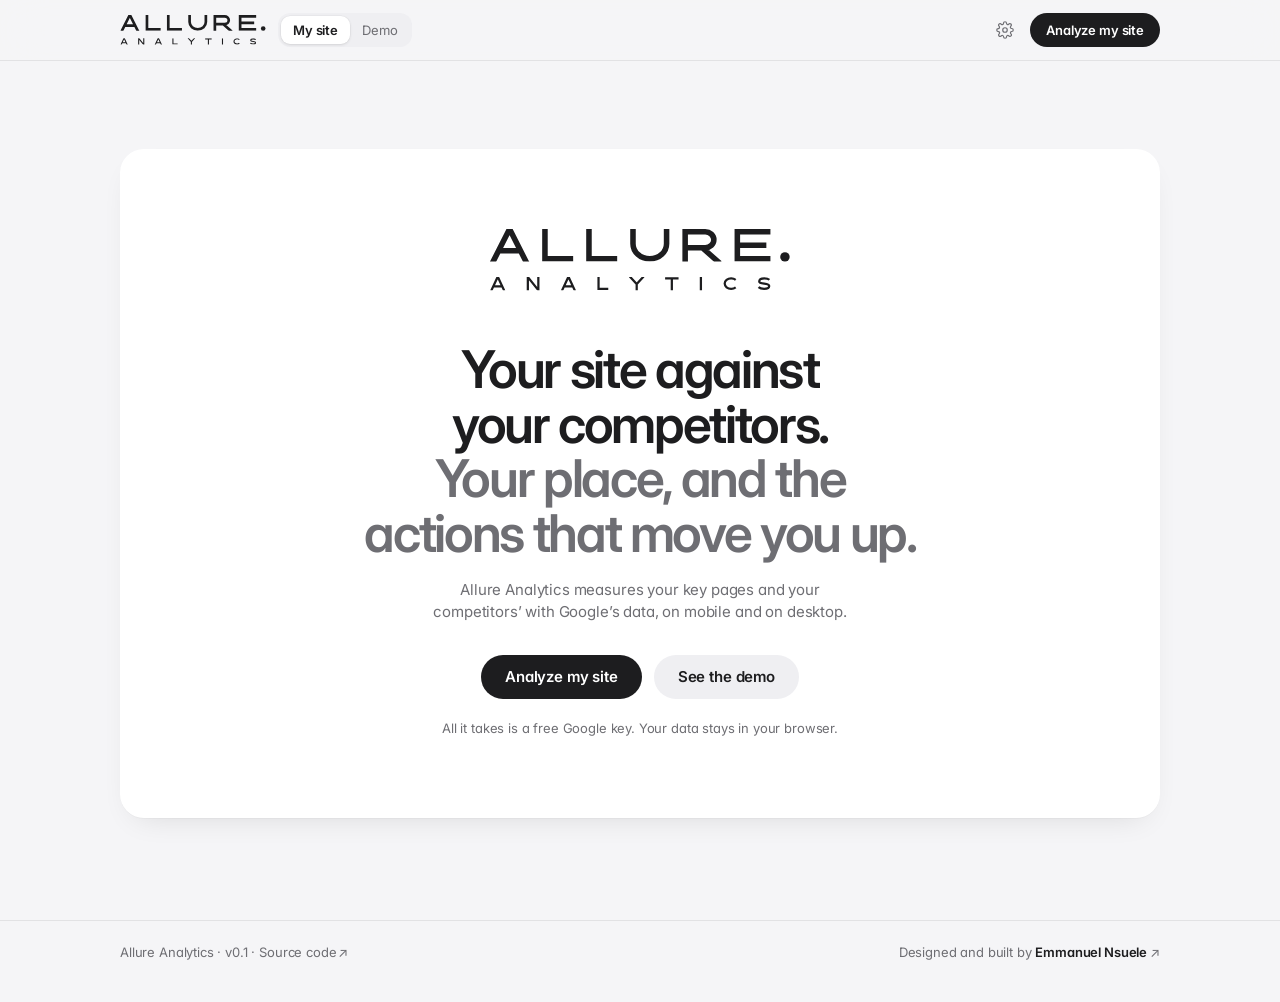
<file: index.html>
<!doctype html>
<html lang="fr">
<head>
  <meta charset="utf-8">
  <meta name="viewport" content="width=device-width, initial-scale=1">
  <title>Allure Analytics — the pace of your pages</title>
  <meta name="description" content="Allure Analytics tells product and marketing teams where their site stands on speed against competitors, and which quick wins move them up.">
  <meta name="color-scheme" content="light dark">
  <!-- The card shown when the link is shared (LinkedIn, Slack, WhatsApp…). Absolute
       URLs: the live address on GitHub Pages. Image: tools/social-preview.html. -->
  <meta property="og:type" content="website">
  <meta property="og:site_name" content="Allure Analytics">
  <meta property="og:title" content="Allure Analytics — your site’s speed against your competitors">
  <meta property="og:description" content="See where your site stands on speed against your competitors, and which quick wins move you up. Measured by Google, free, open source.">
  <meta property="og:url" content="https://everybodywantsmanu.github.io/allure-analytics/">
  <meta property="og:image" content="https://everybodywantsmanu.github.io/allure-analytics/assets/social-preview.png">
  <meta property="og:image:width" content="1280">
  <meta property="og:image:height" content="640">
  <meta property="og:image:alt" content="Allure Analytics: “You’re 3rd. Next step: 2nd place, 8 points away.”, a PageSpeed curve against competitors and the standings.">
  <meta name="twitter:card" content="summary_large_image">
  <link rel="icon" type="image/svg+xml" href="assets/allure-analytics-icon.svg">
  <link rel="preconnect" href="https://fonts.googleapis.com">
  <link rel="preconnect" href="https://fonts.gstatic.com" crossorigin>
  <!-- Inter stands in for SF Pro on non-Apple systems. -->
  <link rel="stylesheet" href="https://fonts.googleapis.com/css2?family=Inter:opsz,wght@14..32,400..700&display=swap">
  <link rel="stylesheet" href="styles.css">
  <script>
    // Apply the saved theme before first paint to avoid a flash.
    try { var t = JSON.parse(localStorage.getItem('allure:theme')); if (t) document.documentElement.dataset.theme = t; } catch (e) {}
  </script>
  <script type="module" src="src/app.js"></script>
</head>
<body>
  <div id="app"></div>
  <div id="tooltip" class="tooltip" role="status" aria-live="polite" hidden></div>
  <noscript><p class="noscript">Allure Analytics needs JavaScript. · Allure Analytics nécessite JavaScript.</p></noscript>
</body>
</html>
</file>
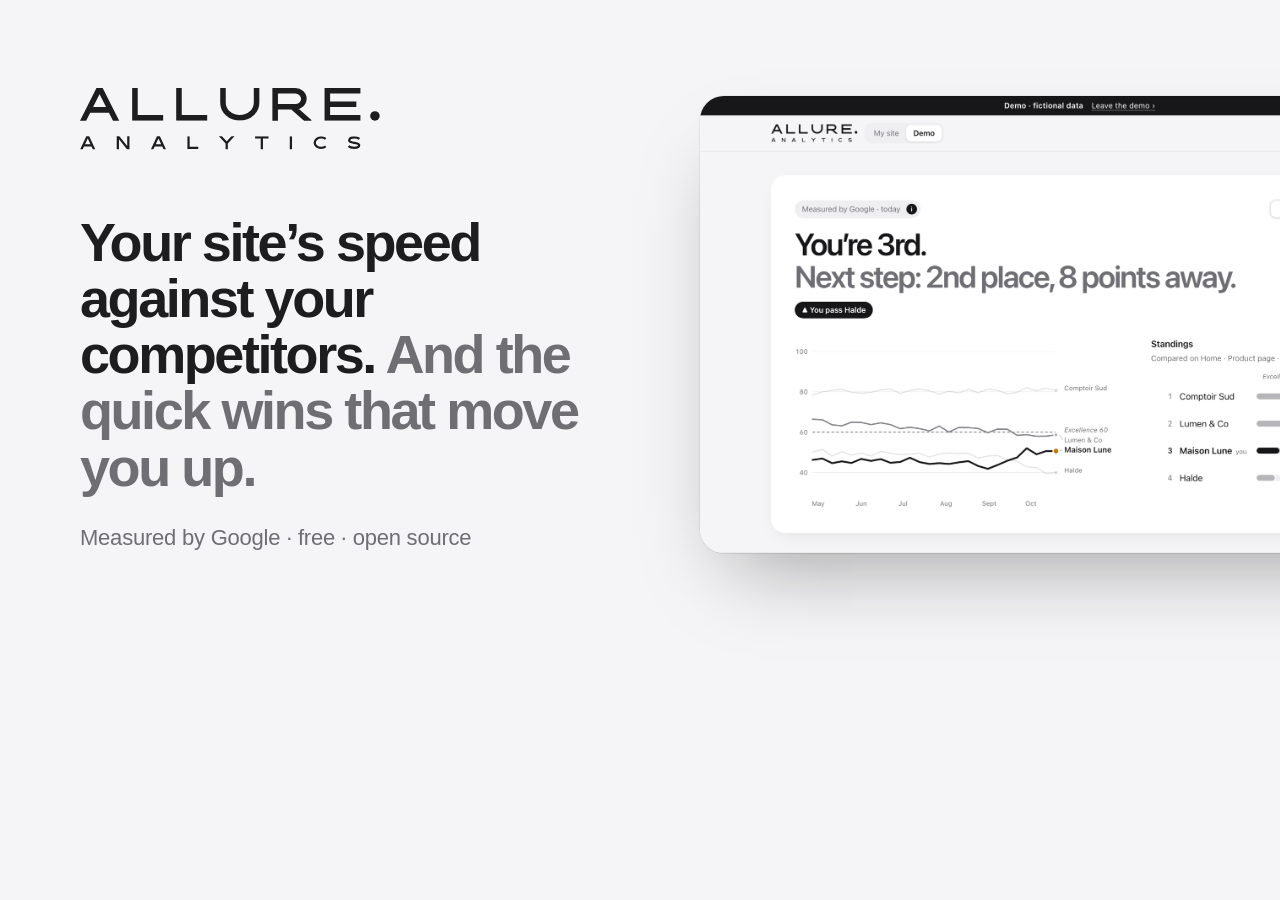
<file: tools/social-preview.html>
<!doctype html>
<!-- The 1280×640 card shown when the repo or the demo is shared (GitHub social
     preview, Open Graph). Rendered to assets/social-preview.png with headless
     Chrome, the app served locally:
     "/Applications/Google Chrome.app/Contents/MacOS/Google Chrome" --headless=new \
       --hide-scrollbars --window-size=1280,640 --virtual-time-budget=3000 \
       --screenshot=assets/social-preview.png http://localhost:4173/tools/social-preview.html
     (or simply: sh tools/screenshots.sh) -->
<html lang="en">
<head>
<meta charset="utf-8">
<title>Allure Analytics · social preview</title>
<style>
  html, body { margin: 0; }
  body {
    width: 1280px; height: 640px; overflow: hidden; position: relative;
    background: #F5F5F7; color: #1D1D1F;
    font-family: -apple-system, BlinkMacSystemFont, "SF Pro Display", "Inter", "Helvetica Neue", Arial, sans-serif;
    -webkit-font-smoothing: antialiased;
  }
  .text { position: absolute; left: 80px; top: 88px; width: 560px; }
  .logo { width: 300px; display: block; }
  h1 { margin: 64px 0 0; font-size: 54px; line-height: 1.04; font-weight: 600; letter-spacing: -.045em; }
  h1 span { color: #6E6E73; }
  p { margin: 28px 0 0; font-size: 22px; line-height: 1.4; color: #6E6E73; letter-spacing: -.01em; }
  .shot {
    position: absolute; left: 700px; top: 96px; width: 760px; border-radius: 24px; overflow: hidden;
    box-shadow: 0 1px 1px rgb(0 0 0 / .04), 0 40px 80px -30px rgb(0 0 0 / .35), 0 0 0 1px rgb(0 0 0 / .05);
    background: #fff;
  }
  .shot img { display: block; width: 100%; }
</style>
</head>
<body>
  <div class="text">
    <img class="logo" src="../assets/allure-analytics-logo.svg" alt="Allure Analytics">
    <h1>Your site’s speed against your competitors. <span>And the quick wins that move you up.</span></h1>
    <p>Measured by Google · free · open source</p>
  </div>
  <div class="shot"><img src="../assets/screenshots/home.png" alt=""></div>
</body>
</html>
</file>
<file: styles.css>
/* ─────────────────────────────────────────────────────────────
   Allure — quiet luxury, self-explanatory visuals.
   Five type sizes, two weights, neutral surfaces. The single
   attention colour marks only your own values below target;
   a tile also says which threshold it misses.
   ───────────────────────────────────────────────────────────── */

:root {
  --bg:     #F5F5F7;
  --card:   #FFFFFF;
  --fill:   #EFEFF2;   /* tracks, neutral tiles */
  --ink:    #1D1D1F;
  --ink-2:  #6E6E73;   /* secondary text, ≥ 4.6:1 */
  --ink-3:  #B4B4B9;   /* competitors, non-text marks */
  --line:   rgb(0 0 0 / .08);
  --alert:  #C97700;   /* "to improve", 3.4:1 on white: marks, not text */
  --alert-ink: #A35F00; /* the same orange for text, 5:1 on white */
  --shadow: 0 1px 1px rgb(0 0 0 / .03), 0 12px 32px -16px rgb(0 0 0 / .14);
  --shadow-hover: 0 1px 1px rgb(0 0 0 / .04), 0 22px 44px -18px rgb(0 0 0 / .22);
  --glass:  rgb(245 245 247 / .78);
  --seg-on: #FFFFFF;

  /* Type system: five sizes, two weights. */
  --fs-display: clamp(30px, 4.2vw, 52px);
  --fs-title:   24px;
  --fs-body:    15px;
  --fs-small:   13px;
  --fs-micro:   11px;
  --fw-regular: 400;
  --fw-strong:  600;

  --font: -apple-system, BlinkMacSystemFont, "SF Pro Display", "SF Pro Text", "Inter", "Helvetica Neue", Arial, sans-serif;
  --measure: 1120px;
  --gutter: clamp(16px, 4vw, 40px);
  --radius: 24px;
  --ease: cubic-bezier(.22, .8, .2, 1);
  color-scheme: light;
}

@media (prefers-color-scheme: dark) {
  :root:not([data-theme="light"]) {
    --bg: #000000; --card: #141416; --fill: #232326;
    --ink: #F5F5F7; --ink-2: #98989D; --ink-3: #55555A;
    --line: rgb(255 255 255 / .09);
    --alert: #FF9F0A; --alert-ink: #FF9F0A;
    --shadow: 0 0 0 1px rgb(255 255 255 / .06);
    --shadow-hover: 0 0 0 1px rgb(255 255 255 / .14);
    --glass: rgb(0 0 0 / .72);
    --seg-on: #3A3A3D;
    color-scheme: dark;
  }
}
:root[data-theme="dark"] {
  --bg: #000000; --card: #141416; --fill: #232326;
  --ink: #F5F5F7; --ink-2: #98989D; --ink-3: #55555A;
  --line: rgb(255 255 255 / .09);
  --alert: #FF9F0A; --alert-ink: #FF9F0A;
  --shadow: 0 0 0 1px rgb(255 255 255 / .06);
  --shadow-hover: 0 0 0 1px rgb(255 255 255 / .14);
  --glass: rgb(0 0 0 / .72);
  --seg-on: #3A3A3D;
  color-scheme: dark;
}
:root { --alert-t: color-mix(in srgb, var(--alert) 15%, var(--card)); }

/* ── Base ─────────────────────────────────────────────────── */

*, *::before, *::after { box-sizing: border-box; }
html { -webkit-text-size-adjust: 100%; scroll-behavior: smooth; }
body {
  margin: 0;
  background: var(--bg);
  color: var(--ink);
  font-family: var(--font);
  font-size: var(--fs-body);
  font-weight: var(--fw-regular);
  line-height: 1.45;
  letter-spacing: -.01em;
  -webkit-font-smoothing: antialiased;
  font-feature-settings: "ss01", "cv11";
  transition: background-color .4s var(--ease), color .4s var(--ease);
}
a { color: inherit; text-decoration: none; }
button { font: inherit; color: inherit; background: none; border: 0; padding: 0; cursor: pointer; letter-spacing: inherit; }
:focus-visible { outline: 2px solid var(--ink); outline-offset: 3px; border-radius: 8px; }
h1, h2, h3, p, figure, dl, dd { margin: 0; }
.sr-only { position: absolute; width: 1px; height: 1px; padding: 0; margin: -1px; overflow: hidden; clip: rect(0 0 0 0); white-space: nowrap; border: 0; }
.wrap { max-width: var(--measure); margin: 0 auto; padding: 0 var(--gutter); }
.muted { color: var(--ink-2); }
.noscript { padding: 48px; font-size: var(--fs-title); }

/* ── Small controls ───────────────────────────────────────── */

.pill {
  display: inline-flex; align-items: center; gap: 6px;
  height: 28px; padding: 0 12px; border-radius: 999px;
  background: var(--fill); color: var(--ink);
  font-size: var(--fs-small); white-space: nowrap;
}
.pill--alert { background: var(--alert-t); }
.pill--win { background: var(--ink); color: var(--card); font-weight: var(--fw-strong); animation: rise .6s var(--ease) .5s both; }
@keyframes pulse { 50% { opacity: .3; } }

.segmented { display: inline-grid; grid-auto-flow: column; grid-auto-columns: 1fr; padding: 3px; border-radius: 12px; background: var(--fill); }
.segmented button {
  height: 30px; padding: 0 16px; border-radius: 9px;
  font-size: var(--fs-small); color: var(--ink-2);
  transition: background-color .25s var(--ease), color .25s var(--ease), box-shadow .25s var(--ease);
}
.segmented button[aria-pressed="true"] { background: var(--seg-on); color: var(--ink); font-weight: var(--fw-strong); box-shadow: 0 1px 3px rgb(0 0 0 / .1), 0 0 0 .5px rgb(0 0 0 / .04); }

.icon-btn { width: 34px; height: 34px; border-radius: 10px; display: inline-grid; place-items: center; color: var(--ink-2); transition: background-color .2s, color .2s; }
.icon-btn:hover { background: var(--fill); color: var(--ink); }
.icon-btn svg { width: 18px; height: 18px; fill: none; stroke: currentColor; stroke-width: 1.6; stroke-linecap: round; stroke-linejoin: round; }

.btn {
  display: inline-flex; align-items: center; height: 34px; padding: 0 16px; border-radius: 999px;
  background: var(--ink); color: var(--card); font-size: var(--fs-small); font-weight: var(--fw-strong); white-space: nowrap;
  transition: transform .2s var(--ease), opacity .2s;
}
.btn:hover { opacity: .88; }
.btn .short { display: none; }
.btn--running { gap: 8px; background: var(--fill); color: var(--ink); }
.btn--running .dot { width: 6px; height: 6px; border-radius: 50%; background: currentColor; animation: pulse 1.2s var(--ease) infinite; }
.btn:active { transform: scale(.97); }

/* ── Top bar (glass) ──────────────────────────────────────── */

.bar {
  position: sticky; top: 0; z-index: 20;
  background: var(--glass);
  -webkit-backdrop-filter: saturate(180%) blur(20px);
  backdrop-filter: saturate(180%) blur(20px);
  border-bottom: 1px solid var(--line);
}
/* The demo, told apart at first glance: a dark band over the bar. */
.demo-band { display: flex; flex-wrap: wrap; justify-content: center; align-items: baseline; gap: 2px 14px; padding: 7px var(--gutter); background: var(--ink); color: var(--card); font-size: var(--fs-small); font-weight: var(--fw-strong); letter-spacing: .01em; text-align: center; }
.demo-band .link { color: var(--card); font-weight: var(--fw-regular); text-decoration-color: color-mix(in srgb, var(--card) 45%, transparent); }
.demo-band .link:hover { text-decoration-color: var(--card); }
.bar .wrap { display: grid; grid-template-columns: minmax(0, 1fr) auto; align-items: center; gap: 16px; height: 60px; }
.brand { display: flex; align-items: center; gap: 12px; min-width: 0; }
/* The logotype (src/logo.js), and its short "A." where room is tight. */
.wordmark { display: inline-flex; align-items: center; flex: none; color: var(--ink); }
.logo { display: block; }
.logo--full { width: 146px; height: 30px; }
.logo--mark { display: none; width: 28px; height: 16px; }
.bar-right { justify-self: end; display: flex; align-items: center; gap: 8px; }
/* Your company | Demo, in place of the project's name. */
/* The company's name gives way first; "Demo" always stays whole. */
.view-switch { display: inline-flex; min-width: 0; max-width: 100%; }
.view-switch button { flex: none; height: 28px; padding: 0 12px; }
.view-switch button:first-child { flex: 0 1 auto; min-width: 0; }
.view-switch button > span { display: block; max-width: 180px; overflow: hidden; text-overflow: ellipsis; white-space: nowrap; }

/* ── Sections & cards ─────────────────────────────────────── */

main { padding-bottom: 24px; }
.section { margin-top: clamp(44px, 6vw, 72px); }
.section-head { display: flex; flex-wrap: wrap; align-items: baseline; justify-content: space-between; gap: 4px 16px; margin-bottom: 16px; }
.section-head h2 { font-size: var(--fs-title); font-weight: var(--fw-strong); letter-spacing: -.03em; }
.section-sub { margin-top: 4px; font-size: var(--fs-small); color: var(--ink-2); }
.card { background: var(--card); border-radius: var(--radius); box-shadow: var(--shadow); padding: 24px; }
a.card { display: block; transition: transform .35s var(--ease), box-shadow .35s var(--ease); }
a.card:hover { transform: translateY(-3px); box-shadow: var(--shadow-hover); }

.reveal { animation: rise .8s var(--ease) both; animation-delay: calc(var(--i, 0) * 70ms); }
@keyframes rise { from { opacity: 0; transform: translateY(12px); } to { opacity: 1; transform: none; } }
[data-anim="none"] .reveal, [data-anim="charts"] .reveal { animation: none; }
[data-anim="none"] .draw { animation: none !important; stroke-dashoffset: 0 !important; }

/* ── Summary and curve ────────────────────────────────────── */

.hero { margin-top: clamp(20px, 3.4vw, 40px); }
.hero-card { padding: clamp(24px, 3.4vw, 40px); }
/* The card's header: when it was measured, and the device it shows. */
.hero-head { position: relative; display: flex; flex-wrap: wrap; align-items: center; justify-content: space-between; gap: 10px 16px; margin-bottom: 14px; }
.hero-head--empty { justify-content: flex-end; margin-bottom: 8px; }
.segmented--device button { height: 28px; padding: 0 14px; }

/* Curve and standings: stacked, then side by side from 860 px inside the card,
   standings in a 360 px column (the same widths app.js uses to size the curve). */
.hero-card { container-type: inline-size; }
.hero-split { display: grid; gap: 28px; margin-top: clamp(20px, 3vw, 32px); }
@container (min-width: 860px) {
  .hero-split.has-board.has-chart { grid-template-columns: minmax(0, 1fr) 360px; gap: 40px; align-items: start; }
  .has-chart .bars--board .brow > summary, .has-chart .bars--board .brow--na, .has-chart .bars--board .bars-head { grid-template-columns: 16px minmax(0, 1.6fr) minmax(56px, 1fr) 32px 8px; gap: 8px; }
  .has-chart .bars--board.bars--delta .brow > summary, .has-chart .bars--board.bars--delta .brow--na, .has-chart .bars--board.bars--delta .bars-head { grid-template-columns: 16px minmax(0, 1.6fr) minmax(48px, 1fr) 28px 22px 8px; gap: 8px; }
  .has-chart .bars--board .tiles { padding-left: 10px; }
}
.board-title { font-size: var(--fs-body); font-weight: var(--fw-strong); letter-spacing: -.01em; }
.hero-board .section-sub { margin-bottom: 4px; }
.bars--board { padding: 4px 0 0; }
.brow.is-flipping { position: relative; z-index: 1; transition: transform .9s var(--ease) .35s; }
.brow--you.is-flipping { z-index: 2; }
.headline { font-size: var(--fs-display); font-weight: var(--fw-strong); letter-spacing: -.045em; line-height: 1.05; text-wrap: balance; }
/* The position stands alone on its line; what comes next sits under it. */
.headline .soft { display: block; color: var(--ink-2); }
.chips { display: flex; flex-wrap: wrap; gap: 8px; margin-top: 16px; }
.hero-chart { min-width: 0; }
.hero-chart svg { width: 100%; height: auto; display: block; overflow: visible; }
.chart-note { margin-top: 6px; font-size: var(--fs-micro); color: var(--ink-2); text-align: right; }
/* First analysis: the starting point, and the curve to come. */
.start-line { display: flex; align-items: center; gap: 14px; margin-top: 22px; font-size: var(--fs-small); color: var(--ink-2); }
.start-mark { flex: none; width: 72px; height: 10px; color: var(--ink-3); overflow: visible; }
.start-mark circle { fill: var(--ink); }
.start-mark path { fill: none; stroke-width: 1.5; stroke-dasharray: 3 4; stroke-linecap: round; }
.chart-empty { padding: 56px 16px; border-radius: 16px; background: var(--fill); color: var(--ink-2); font-size: var(--fs-small); text-align: center; }

.chart text { font-family: var(--font); font-size: var(--fs-micro); fill: var(--ink-2); font-variant-numeric: tabular-nums; letter-spacing: 0; }
.chart .grid { stroke: var(--line); stroke-width: 1; shape-rendering: crispEdges; }
.chart .target { stroke: var(--ink-2); stroke-width: 1.2; stroke-dasharray: 4 4; }
.chart .race { fill: none; stroke-linejoin: round; stroke-linecap: round; }
.chart .race--other { stroke: var(--ink-3); stroke-width: 1.75; }
.chart .race--you { stroke: var(--ink); stroke-width: 3; }
/* The competitor to beat stands out; the others step back (their names stay legible). */
.chart .race--focus { stroke: color-mix(in srgb, var(--ink-2) 70%, var(--ink-3)); stroke-width: 2.25; }
.chart .race--faint { opacity: .4; }
.chart .end-dot.race--faint { opacity: .5; }
.chart .end-focus { fill: var(--ink); }
.chart .race.draw { stroke-dasharray: 1; stroke-dashoffset: 1; animation: draw 1.6s var(--ease) .15s forwards; }
/* Competitors draw first; your line follows on top, then its end point lands. */
.chart .race--you.draw { animation-delay: .8s; }
.chart .end-dot:not(.end-dot--other) { transform-box: fill-box; transform-origin: center; animation: land-dot .45s var(--ease) 2.25s both; }
@keyframes draw { to { stroke-dashoffset: 0; } }
@keyframes land-dot { from { opacity: 0; transform: scale(.2); } }
[data-anim="none"] .chart .end-dot { animation: none; }
.chart .end-dot { fill: var(--ink); stroke: var(--card); stroke-width: 2; }
.chart .end-dot--other { fill: var(--ink-3); }
.chart .end-dot.is-alert { fill: var(--alert); }
.chart .lone { fill: var(--ink-3); }
.chart .lone--you { fill: var(--ink); }
.chart .end-you { fill: var(--ink); font-size: var(--fs-small); font-weight: var(--fw-strong); }
.chart .end-other { fill: var(--ink-2); }
.chart .end-target { fill: var(--ink-2); font-style: italic; }
.chart .leader { fill: none; stroke: var(--ink-3); stroke-width: 1; }
.chart .xhair { stroke: var(--ink-2); stroke-width: 1; }
.chart .hdot { fill: var(--ink); stroke: var(--card); stroke-width: 2; }
.chart .hover { opacity: 0; transition: opacity .15s; }
.chart.is-active .hover { opacity: 1; }
.chart .hit { fill: transparent; cursor: crosshair; }
.chart:focus-visible { outline: 2px solid var(--ink); outline-offset: 6px; border-radius: 8px; }

/* ── Bars (standings, pages) ──────────────────────────────── */

.bars { padding: 10px 14px 12px; }
.brow > summary, .brow--link, .brow--na, .bars-head {
  display: grid; grid-template-columns: 22px minmax(84px, 170px) minmax(0, 1fr) 48px 14px;
  gap: 14px; align-items: center;
}
.bars--pages .brow--link, .bars--pages .brow--na, .bars--pages .bars-head { grid-template-columns: minmax(96px, 200px) minmax(0, 1fr) 48px 14px; }
.brow--na { padding: 12px 10px; color: var(--ink-2); }
.bna { grid-column: 3 / -1; font-size: var(--fs-small); }
.bars--pages .bna { grid-column: 2 / -1; }
.brow > summary, .brow--link { padding: 12px 10px; border-radius: 14px; cursor: pointer; list-style: none; transition: background-color .2s var(--ease); }
.brow > summary::-webkit-details-marker { display: none; }
.brow > summary:hover, .brow--link:hover { background: var(--fill); }
.brow > summary::after, .brow--link::after { content: "›"; color: var(--ink-3); text-align: right; transition: transform .25s var(--ease); }
.brow[open] > summary::after { transform: rotate(90deg); }
.bars-head { padding: 0 10px; height: 18px; }
.target-tag { grid-column: 3; position: relative; height: 18px; }
.bars--pages .target-tag { grid-column: 2; }
.target-tag > span {
  position: absolute; left: var(--target); transform: translateX(-50%);
  font-size: var(--fs-micro); color: var(--ink-2); font-style: italic; white-space: nowrap;
}
.brank { font-size: var(--fs-small); color: var(--ink-2); text-align: center; font-variant-numeric: tabular-nums; }
.bname { min-width: 0; overflow: hidden; text-overflow: ellipsis; white-space: nowrap; }
.bars--pages .bname { white-space: normal; line-height: 1.25; }
.brow--you .bname, .brow--you .brank { color: var(--ink); font-weight: var(--fw-strong); }
/* Your company's name keeps its "you" visible when it has to shorten. */
.bname:has(.you-tag), .run-name:has(.you-tag) { display: flex; align-items: baseline; gap: 6px; }
.bname-text { min-width: 0; overflow: hidden; text-overflow: ellipsis; white-space: nowrap; }
.you-tag { flex: none; font-size: var(--fs-micro); font-weight: var(--fw-regular); color: var(--ink-2); }
.btrack { position: relative; height: 10px; border-radius: 5px; background: var(--fill); }
.btrack::after { content: ""; position: absolute; left: var(--target); top: -7px; bottom: -7px; border-left: 1.5px dashed var(--ink-2); }
.bfill { position: absolute; inset: 0 auto 0 0; border-radius: 5px; }
.bfill--you { background: var(--ink); }
.bfill--other { background: var(--ink-3); }
.bval { display: inline-flex; align-items: center; justify-content: flex-end; gap: 5px; font-weight: var(--fw-strong); font-variant-numeric: tabular-nums; }
.bval.is-alert, .lab-val.is-alert, .tile.is-alert > span { color: var(--alert-ink); }
/* The change since the previous analysis: a quiet signed number by the score. */
.bars--delta .brow > summary, .bars--delta .brow--na, .bars--delta .bars-head { grid-template-columns: 22px minmax(84px, 170px) minmax(0, 1fr) 40px 26px 14px; }
.bdelta { margin-left: -6px; font-size: var(--fs-micro); color: var(--ink-2); font-variant-numeric: tabular-nums; white-space: nowrap; }

.tiles { display: grid; grid-template-columns: repeat(3, minmax(0, 1fr)); gap: 8px; padding: 2px 10px 14px calc(22px + 14px + 10px); }
.tile { display: grid; gap: 2px; padding: 10px 12px; border-radius: 12px; background: var(--fill); font-weight: var(--fw-strong); font-variant-numeric: tabular-nums; }
.tile small { font-size: var(--fs-micro); font-weight: var(--fw-regular); color: var(--ink-2); }
.tile.is-alert { background: var(--alert-t); }
.tile .tile-limit { color: var(--alert-ink); }
a.tile { transition: box-shadow .2s var(--ease); }
a.tile:hover { box-shadow: inset 0 0 0 1px var(--ink-3); }
.board-head { display: flex; flex-wrap: wrap; align-items: baseline; justify-content: space-between; gap: 4px 12px; }
.board-more { font-size: var(--fs-small); color: var(--ink-2); white-space: nowrap; transition: color .2s; }
.board-more:hover { color: var(--ink); }

/* ── Compare ─────────────────────────────────────────────── */

.compare { margin-top: clamp(24px, 4vw, 48px); }
.back-link { font-size: var(--fs-small); color: var(--ink-2); }
.back-link:hover { color: var(--ink); }
.compare-title { display: flex; flex-wrap: wrap; align-items: center; justify-content: space-between; gap: 12px 16px; margin-top: 10px; }
.compare-title h1 { font-size: var(--fs-display); font-weight: var(--fw-strong); letter-spacing: -.045em; line-height: 1.05; }
/* Tabs: a segmented control made of links; scrolls sideways on a narrow screen. */
.compare-tabs { display: flex; max-width: 100%; margin-top: 20px; overflow-x: auto; scrollbar-width: none; }
.compare-tabs::-webkit-scrollbar { display: none; }
.segmented a { display: inline-flex; flex: none; align-items: center; justify-content: center; height: 30px; padding: 0 16px; border-radius: 9px; font-size: var(--fs-small); color: var(--ink-2); white-space: nowrap; transition: background-color .25s var(--ease), color .25s var(--ease); }
.segmented a[aria-current="page"] { background: var(--seg-on); color: var(--ink); font-weight: var(--fw-strong); box-shadow: 0 1px 3px rgb(0 0 0 / .1), 0 0 0 .5px rgb(0 0 0 / .04); }
.compare-solo { margin-top: 16px; }
.compare-empty { margin-top: 24px; }
/* Each block is its own card, sized like the home card (same curve widths). */
.compare-card { margin-top: 16px; padding: clamp(24px, 3.4vw, 40px); container-type: inline-size; }
.compare-card-head { margin-bottom: 16px; }
.compare-card-head h2 { font-size: var(--fs-title); font-weight: var(--fw-strong); letter-spacing: -.03em; }
.compare-card .hero-split { margin-top: 0; }
.compare-chips { display: flex; flex-wrap: wrap; gap: 8px; margin-bottom: 20px; }
/* Light pills: drawn lines read as filled grey, the others as an outline. */
.chip { height: 28px; padding: 0 12px; border-radius: 999px; box-shadow: inset 0 0 0 1px var(--line); font-size: var(--fs-small); color: var(--ink-2); transition: background-color .2s var(--ease), color .2s var(--ease); }
.chip[aria-pressed="true"] { background: var(--fill); box-shadow: none; color: var(--ink); }
.chip:disabled { opacity: .4; cursor: default; }
/* Rows that only show (no detail to open), with a wider value column. */
.brow--static { display: grid; grid-template-columns: 22px minmax(84px, 170px) minmax(0, 1fr) 72px; gap: 14px; align-items: center; padding: 12px 10px; }
.bars--values .bars-head, .bars--values .brow--na { grid-template-columns: 22px minmax(84px, 170px) minmax(0, 1fr) 72px; }
.bars--share .brow--static, .bars--share .brow--na, .bars--share .bars-head { grid-template-columns: minmax(96px, 200px) minmax(0, 1fr) 72px; gap: 14px; }
.bars--share .target-tag { grid-column: 2; }
.bars--share .bna { grid-column: 2 / -1; }
@container (min-width: 860px) {
  .bars--board.bars--values .brow--static, .bars--board.bars--values .brow--na, .bars--board.bars--values .bars-head { grid-template-columns: 16px minmax(0, 1.4fr) minmax(56px, 1fr) 64px; gap: 8px; }
}
.table-wrap { overflow-x: auto; margin: 0 -4px; }
.compare-table { width: 100%; border-collapse: collapse; font-size: var(--fs-small); font-variant-numeric: tabular-nums; }
.compare-table th, .compare-table td { padding: 11px 12px; border-bottom: 1px solid var(--line); text-align: right; white-space: nowrap; }
.compare-table thead th { font-weight: var(--fw-strong); vertical-align: bottom; }
.compare-table thead th .bname-text, .compare-table thead th .you-tag { display: inline-block; max-width: 140px; overflow: hidden; text-overflow: ellipsis; vertical-align: bottom; }
.compare-table thead th .you-tag { margin-left: 4px; }
.compare-table tbody th { font-weight: var(--fw-regular); color: var(--ink-2); text-align: left; }
.compare-table tbody tr:last-child th, .compare-table tbody tr:last-child td { border-bottom: 0; }
.lab-val { display: inline-flex; align-items: center; gap: 5px; font-weight: var(--fw-strong); }
/* A quiet dotted line says "this opens Google's report"; solid on hover. */
a.lab-val { text-decoration: underline dotted; text-decoration-color: var(--ink-3); text-underline-offset: 4px; transition: text-decoration-color .2s; }
a.lab-val:hover { text-decoration-style: solid; text-decoration-color: var(--ink); }
/* Points lost: a grey that deepens with the loss, read at a glance. */
.heat { padding: 3px 8px; border-radius: 6px; background: color-mix(in srgb, var(--ink) var(--heat), transparent); }
.compare-left { margin-top: 12px; }
.compare-block { margin-top: 28px; padding-top: 22px; border-top: 1px solid var(--line); }
.compare-block .bars { margin-top: 10px; }
.lab-val--total { font-size: var(--fs-body); }
.lab-na { color: var(--ink-2); }

/* ── Quick wins: today, the score within reach, and the gains ─ */

.gauge-card { padding: 26px 28px 18px; }
/* Two figures first: where you are, where three actions could take you. */
/* Before → after: two large figures, each with where it puts you, and an
   arrow between them that carries the gain. Today is grey, the future ink. */
.qwb { display: grid; grid-template-columns: auto minmax(72px, 1fr) minmax(0, auto); align-items: center; gap: 20px; font-variant-numeric: tabular-nums; }
.qwb-fig { display: grid; gap: 2px; min-width: 0; }
.qwb-fig small { font-size: var(--fs-small); color: var(--ink-2); }
.qwb-fig b { font-size: var(--fs-display); font-weight: var(--fw-strong); letter-spacing: -.045em; line-height: 1.05; color: var(--ink-2); }
.qwb-fig--to { justify-items: end; text-align: right; }
.qwb-fig--to b { color: var(--ink); }
.qwb-sub { font-size: var(--fs-small); color: var(--ink-2); transition: color .25s var(--ease); }
.qwb-fig--to.is-up .qwb-sub { color: var(--ink); font-weight: var(--fw-strong); }
.qwb-arrow { position: relative; height: 1.5px; background: var(--ink-3); transition: opacity .3s var(--ease); }
.qwb-arrow::after { content: ""; position: absolute; right: 0; top: 50%; width: 8px; height: 8px; border: solid var(--ink-3); border-width: 1.5px 1.5px 0 0; transform: translateY(-50%) rotate(45deg); }
.qwb-delta { position: absolute; left: 50%; top: 50%; transform: translate(-50%, -50%); padding: 4px 12px; border-radius: 999px; background: var(--ink); color: var(--card); font-size: var(--fs-small); font-weight: var(--fw-strong); white-space: nowrap; }
/* No action ticked: the arrow fades, the right side asks for one. */
.qwb.is-empty .qwb-arrow { opacity: .3; }
.qwb.is-empty .qwb-delta, .qwb.is-empty .qwb-fig--to b, .qwb.is-empty .qwb-fig--to .qwb-sub { display: none; }
.qwb.is-empty .qwb-fig--to small { max-width: 16ch; }
.gauge { position: relative; margin-top: 22px; padding-top: 30px; }
.gauge:has(.gmark--low) { padding-top: 48px; }
.gtrack { position: relative; height: 14px; border-radius: 7px; background: var(--fill); }
.gnow { position: absolute; inset: 0 auto 0 0; background: var(--ink); border-radius: 7px 0 0 7px; }
/* Possible gains, hatched: the usual sign for "not yet, but within reach". */
.gseg {
  position: absolute; top: 0; bottom: 0;
  background: repeating-linear-gradient(-45deg, color-mix(in srgb, var(--ink) 45%, var(--fill)) 0 2px, color-mix(in srgb, var(--ink) 12%, var(--fill)) 2px 5px);
  box-shadow: inset 2px 0 0 var(--card);
  transition: left .5s var(--ease), width .5s var(--ease);
}
.glabels { position: relative; height: 20px; margin-top: 6px; font-size: var(--fs-small); font-weight: var(--fw-strong); font-variant-numeric: tabular-nums; }
.glabel { position: absolute; transform: translateX(-50%); white-space: nowrap; transition: left .5s var(--ease); }
.glabel--start { transform: none; margin-left: 2px; }
.gmark { position: absolute; top: -8px; bottom: -8px; border-left: 1.5px dashed var(--ink-2); }
.gmark em { position: absolute; bottom: calc(100% + 4px); left: 0; transform: translateX(-50%); font-size: var(--fs-small); font-style: italic; color: var(--ink-2); white-space: nowrap; }
.gmark--low em { bottom: calc(100% + 22px); }
.gmark--end em { transform: translateX(-100%); }
.gmark--start em { transform: none; }

/* The actions: compact rows under the gauge, ticked on and off like reminders. */
/* Said where it happens: right above the ticks. */
.qw-hint { margin: 22px 0 0; font-size: var(--fs-small); color: var(--ink-2); }
.qw-list { list-style: none; margin: 8px 0 0; padding: 0; border-top: 1px solid var(--line); }
.qw-row { display: flex; align-items: center; gap: 4px; border-bottom: 1px solid var(--line); }
.qw-row:last-child { border-bottom: 0; }
.qw-toggle { flex: 1; min-width: 0; display: grid; grid-template-columns: 22px minmax(0, 1fr) auto; align-items: center; gap: 14px; padding: 13px 8px; margin: 0 -8px; border-radius: 12px; text-align: left; transition: background-color .2s var(--ease); }
.qw-toggle:hover { background: var(--fill); }
.qw-check { width: 22px; height: 22px; border-radius: 50%; display: grid; place-items: center; box-shadow: inset 0 0 0 1.5px var(--ink-3); transition: background-color .25s var(--ease), box-shadow .25s var(--ease); }
.qw-check::after { content: ""; width: 5px; height: 10px; margin-top: -2px; border: solid var(--card); border-width: 0 2px 2px 0; transform: rotate(45deg) scale(0); transition: transform .3s var(--ease); }
[aria-pressed="true"] > .qw-check { background: var(--ink); box-shadow: none; }
[aria-pressed="true"] > .qw-check::after { transform: rotate(45deg) scale(1); }
.qw-text { display: grid; gap: 1px; min-width: 0; }
.qw-title { font-weight: var(--fw-strong); line-height: 1.3; transition: color .25s var(--ease); }
.qw-effort { font-size: var(--fs-small); color: var(--ink-2); }
.qw-gain { font-weight: var(--fw-strong); font-variant-numeric: tabular-nums; white-space: nowrap; transition: color .25s var(--ease); }
/* Unticked: what it would add, said in grey. */
[aria-pressed="false"] .qw-title, [aria-pressed="false"] .qw-gain { color: var(--ink-2); }
.qw-more { flex: none; width: 32px; height: 40px; display: grid; place-items: center; border-radius: 10px; font-size: 18px; color: var(--ink-3); transition: color .2s var(--ease); }
.qw-more:hover { color: var(--ink); }

/* ── Moments: the rank that rolls, the glint, the landing ──── */

.odo { display: inline-grid; height: 1.05em; overflow: hidden; vertical-align: bottom; }
.odo-strip { display: grid; transition: transform .8s var(--ease) var(--delay, .45s); }
.odo-strip > span { display: block; height: 1.05em; line-height: 1.05; white-space: nowrap; }
.odo.is-rolling .odo-strip, .odo--down .odo-strip { transform: translateY(-50%); }
.odo--down.is-rolling .odo-strip { transform: none; }
/* A place won: light runs once across your bar, after the rows have slid. */
.bfill { overflow: hidden; }
.brow--you.is-glinting .bfill--you::after {
  content: ""; position: absolute; inset: 0;
  background: linear-gradient(100deg, transparent 20%, color-mix(in srgb, var(--card) 75%, transparent) 50%, transparent 80%);
  transform: translateX(-100%);
  animation: glint 1.1s var(--ease) 1.3s forwards;
}
@keyframes glint { to { transform: translateX(100%); } }
/* The end of an analysis: your position, very large, then into the sentence. */
.arrival { position: fixed; inset: 0; z-index: 80; display: grid; place-items: center; background: var(--bg); cursor: pointer; transition: background-color .6s var(--ease) .1s; }
.arrival-inner { display: grid; justify-items: center; gap: 4px; animation: rise .7s var(--ease) both; }
.arrival small { font-size: var(--fs-body); color: var(--ink-2); transition: opacity .3s var(--ease); }
.arrival-line { margin: 0; font-size: clamp(112px, 24vw, 240px); font-weight: var(--fw-strong); letter-spacing: -.045em; line-height: 1.05; transition: transform .75s var(--ease); }
.arrival.is-leaving { background-color: transparent; pointer-events: none; }
.arrival.is-leaving small { opacity: 0; }


/* ── Tooltip ──────────────────────────────────────────────── */

.tooltip {
  position: fixed; z-index: 50; pointer-events: none;
  min-width: 120px; max-width: 260px; padding: 10px 12px; border-radius: 12px;
  background: var(--glass);
  -webkit-backdrop-filter: saturate(180%) blur(20px); backdrop-filter: saturate(180%) blur(20px);
  box-shadow: 0 0 0 .5px var(--line), 0 12px 30px -10px rgb(0 0 0 / .3);
  font-size: var(--fs-small); line-height: 1.35;
}
.tooltip .tt-value { display: block; font-size: var(--fs-body); font-weight: var(--fw-strong); font-variant-numeric: tabular-nums; }
.tooltip .tt-label { display: block; color: var(--ink-2); }
.tooltip .tt-extra { display: block; margin-top: 6px; padding-top: 6px; border-top: 1px solid var(--line); }

/* ── Footer ───────────────────────────────────────────────── */

.foot { margin-top: clamp(56px, 8vw, 104px); padding-block: 22px 40px; border-top: 1px solid var(--line); font-size: var(--fs-small); color: var(--ink-2); }
.foot .wrap { display: flex; flex-wrap: wrap; align-items: flex-start; gap: 8px 18px; }
.foot .spacer { flex: 1; }

/* ── How the score is calculated: a pill, then a small card ── */

.how-chip { display: inline-flex; align-items: center; gap: 10px; height: 30px; padding: 0 6px 0 12px; border-radius: 999px; background: var(--fill); color: var(--ink-2); font-size: var(--fs-small); cursor: pointer; list-style: none; transition: color .2s var(--ease); }
.how-chip::-webkit-details-marker { display: none; }
.how-chip:hover, .how[open] .how-chip { color: var(--ink); }
.how-i { position: relative; display: grid; place-items: center; width: 18px; height: 18px; border-radius: 50%; background: var(--ink); color: var(--card); font-size: var(--fs-micro); font-weight: var(--fw-strong); line-height: 1; }
/* Until it has been opened once, the "i" calls gently, three times. */
.how-i.is-new::after { content: ""; position: absolute; inset: -2px; border-radius: 50%; box-shadow: 0 0 0 2px var(--ink); opacity: 0; animation: how-call 1.8s var(--ease) 1s 3; }
@keyframes how-call { 0% { opacity: .45; transform: scale(.9); } 100% { opacity: 0; transform: scale(1.45); } }
.how-panel { position: absolute; z-index: 30; top: calc(100% + 10px); left: 0; width: min(440px, 100%); padding: 20px 20px 16px; border-radius: 20px; background: var(--card); box-shadow: 0 0 0 .5px var(--line), 0 24px 48px -16px rgb(0 0 0 / .28); animation: rise .35s var(--ease) both; }
.how-title { margin-bottom: 14px; font-weight: var(--fw-strong); }
.how-panel ul { display: grid; gap: 12px; margin: 0; padding: 0; list-style: none; }
.how-panel li { display: grid; grid-template-columns: 28px minmax(0, 1fr); gap: 12px; align-items: start; }
.how-ico { width: 28px; height: 28px; padding: 6px; border-radius: 8px; background: var(--fill); fill: none; stroke: var(--ink); stroke-width: 1.4; stroke-linecap: round; stroke-linejoin: round; }
.how-panel li b { display: block; font-size: var(--fs-small); font-weight: var(--fw-strong); }
.how-panel li p { margin-top: 1px; font-size: var(--fs-small); line-height: 1.4; color: var(--ink-2); }
.how-more { display: inline-block; margin-top: 16px; font-size: var(--fs-small); color: var(--ink); text-decoration: underline; text-decoration-color: var(--ink-3); text-underline-offset: 3px; }
.how-more:hover { text-decoration-color: var(--ink); }
/* The card opens over what follows: these sections sit above the next ones. */
.hero, .compare-head { position: relative; z-index: 3; }
.compare-how { margin-top: 14px; }

/* ── Welcome: the real product before a first analysis ─────── */

.welcome { margin-top: clamp(32px, 7vw, 88px); }
.welcome-card { display: grid; justify-items: center; padding: clamp(36px, 7vw, 80px) clamp(24px, 5vw, 56px); text-align: center; }
.welcome-logo { width: min(300px, 72%); height: auto; color: var(--ink); margin-bottom: clamp(32px, 5vw, 52px); }
.welcome .headline { max-width: 20ch; }
.welcome-text { margin-top: 18px; max-width: 50ch; color: var(--ink-2); }
.welcome-actions { display: flex; flex-wrap: wrap; justify-content: center; gap: 12px; margin-top: 32px; }
.welcome .hint { margin-top: 20px; }
/* The author's signature: quiet, the name a touch stronger, LinkedIn on click. */
.foot-link { color: var(--ink-2); text-decoration: underline; text-decoration-color: transparent; text-underline-offset: 3px; transition: color .2s var(--ease), text-decoration-color .2s var(--ease); }
.foot-link:hover { color: var(--ink); text-decoration-color: var(--ink-3); }
.foot-link .ext { margin-left: 2px; }
.signature a { color: var(--ink); font-weight: var(--fw-strong); text-decoration: underline; text-decoration-color: transparent; text-underline-offset: 3px; transition: text-decoration-color .2s var(--ease); }
.signature a:hover { text-decoration-color: var(--ink-3); }
.signature .ext { display: inline-block; margin-left: 3px; font-weight: var(--fw-regular); color: var(--ink-2); transition: transform .2s var(--ease); }
.signature a:hover .ext { transform: translate(1px, -1px); }

/* ── Stubs & settings ─────────────────────────────────────── */

.stub { margin-top: clamp(40px, 8vw, 96px); }
.stub .card { padding: clamp(28px, 5vw, 56px); }
.stub h1 { font-size: var(--fs-display); font-weight: var(--fw-strong); letter-spacing: -.04em; line-height: 1.05; }
.stub p { margin-top: 14px; max-width: 52ch; color: var(--ink-2); }
.stub .btn { margin-top: 28px; }
.prefs { display: grid; grid-template-columns: max-content 1fr; gap: 14px 24px; align-items: center; margin-top: 28px; }
.prefs dt { color: var(--ink-2); font-size: var(--fs-small); }
.prefs dd { justify-self: start; }
.prefs dd .muted { font-size: var(--fs-small); }
.link { color: var(--ink); font-size: inherit; text-decoration: underline; text-decoration-color: var(--ink-3); text-underline-offset: 3px; transition: text-decoration-color .2s; }
.link:hover { text-decoration-color: var(--ink); }

/* ── Analyze: setup ───────────────────────────────────────── */

.setup { max-width: 920px; margin-top: clamp(32px, 6vw, 72px); }
.setup-head h1 { font-size: var(--fs-display); font-weight: var(--fw-strong); letter-spacing: -.04em; line-height: 1.05; }
.setup-head h1:focus { outline: none; }
.setup-head .lede { margin-top: 12px; max-width: 60ch; color: var(--ink-2); }
.setup-form { display: grid; gap: 16px; margin-top: 28px; }
.setup-card { padding: clamp(20px, 3vw, 32px); }
.setup-card h2 { font-size: var(--fs-title); font-weight: var(--fw-strong); letter-spacing: -.03em; }
.hint { margin-top: 6px; max-width: 64ch; font-size: var(--fs-small); color: var(--ink-2); }

.field { display: grid; gap: 6px; align-content: start; min-width: 0; }
.field > span:first-child:not(.sr-only) { font-size: var(--fs-small); color: var(--ink-2); }
.input {
  width: 100%; height: 40px; padding: 0 12px; border: 0; border-radius: 10px;
  background: var(--fill); color: var(--ink); font: inherit; letter-spacing: inherit;
  transition: box-shadow .2s var(--ease), background-color .2s var(--ease);
}
.input::placeholder { color: var(--ink-2); opacity: .8; }
.input:focus { outline: none; background: var(--card); box-shadow: inset 0 0 0 1.5px var(--ink); }
/* Errors stay neutral: the attention colour is kept for your values below target. */
.input[aria-invalid="true"] { box-shadow: inset 0 0 0 1.5px var(--ink-2); }
.ferr { font-size: var(--fs-small); font-style: normal; color: var(--ink); }
.ferr:empty { display: none; }

.scope-row { display: flex; flex-wrap: wrap; align-items: center; gap: 8px 14px; margin-top: 22px; }
.scope-label { font-size: var(--fs-small); color: var(--ink-2); }
.scope-hint { margin-top: 10px; }
.comp .scope { margin-top: 12px; }
.comp .scope button { height: 28px; padding: 0 12px; }
.prefs-card { margin-top: 16px; }
.prefs-card .prefs { margin-top: 18px; }
.prefs-card .hint { margin-top: 18px; }
.setup-form + .prefs-card { margin-top: 40px; }

.site-row { display: grid; grid-template-columns: minmax(0, 1.4fr) minmax(0, 1fr); gap: 12px; margin-top: 18px; }
.sub-head { display: flex; flex-wrap: wrap; align-items: baseline; gap: 4px 10px; margin: 28px 0 10px; }
.sub-head h3 { font-size: var(--fs-body); font-weight: var(--fw-strong); }
.sub-head .muted { font-size: var(--fs-small); }
/* One grid for the header and every row, so the columns line up. */
.page-rows { display: grid; grid-template-columns: minmax(0, 1fr) minmax(0, 1.1fr) auto 34px; gap: 10px; }
.page-head, .page-row { display: grid; grid-column: 1 / -1; grid-template-columns: subgrid; align-items: start; }
.page-head { margin-bottom: -4px; padding: 0 2px; font-size: var(--fs-micro); color: var(--ink-2); }
.weights { padding: 3px; }
.weights button { height: 34px; padding: 0 10px; }
.remove { margin-top: 3px; }
.remove:disabled { opacity: .3; cursor: default; background: none; }
.remove svg, .add-btn svg { width: 16px; height: 16px; fill: none; stroke: currentColor; stroke-width: 1.8; stroke-linecap: round; }
.add-btn {
  display: inline-flex; align-items: center; gap: 6px; height: 34px; margin-top: 14px; padding: 0 12px 0 8px;
  border-radius: 999px; font-size: var(--fs-small); font-weight: var(--fw-strong); transition: background-color .2s var(--ease);
}
.add-btn:hover { background: var(--fill); }

.comps { display: grid; gap: 12px; margin-top: 18px; }
.comps:empty { display: none; }
.comp { padding: 14px; border-radius: 16px; box-shadow: inset 0 0 0 1px var(--line); }
.comp-head { display: grid; grid-template-columns: minmax(0, 1.2fr) minmax(0, 1fr) 34px; gap: 10px; align-items: start; }
.comp > .ferr { display: block; margin-top: 8px; }
.comp > .ferr:empty { display: none; }
.equiv { margin-top: 10px; }
.equiv summary { display: inline-flex; align-items: center; gap: 8px; padding: 4px 0; font-size: var(--fs-small); font-weight: var(--fw-strong); cursor: pointer; list-style: none; }
.equiv summary::-webkit-details-marker { display: none; }
.equiv summary::before { content: "›"; display: inline-block; color: var(--ink-3); transition: transform .25s var(--ease); }
.equiv[open] summary::before { transform: rotate(90deg); }
.equiv summary .muted { font-weight: var(--fw-regular); }
.equiv-rows { display: grid; gap: 8px; margin-top: 8px; }
.equiv-row { display: grid; grid-template-columns: minmax(96px, 200px) minmax(0, 1fr); gap: 4px 12px; align-items: center; font-size: var(--fs-small); color: var(--ink-2); }
.equiv-row > span { min-width: 0; overflow: hidden; text-overflow: ellipsis; white-space: nowrap; }
.equiv-row .input { height: 36px; font-size: var(--fs-small); }
.equiv-row .ferr { grid-column: 2; }

/* The Google key: the field leads; the guide to create one steps back. */
.key-field { margin-top: 18px; }
.key-status { margin-top: 12px; font-size: var(--fs-small); color: var(--ink-2); }
.key-status:empty { display: none; }
.key-status .link { font-size: inherit; }
.key-lights { display: flex; flex-wrap: wrap; align-items: center; gap: 6px 18px; }
.key-lights b { color: var(--ink); font-weight: var(--fw-strong); }
.key-light { display: inline-flex; flex-wrap: wrap; align-items: center; gap: 0 7px; }
.key-light i { width: 8px; height: 8px; border-radius: 50%; box-shadow: inset 0 0 0 1.5px var(--ink-3); }
.key-light.is-on { color: var(--ink); }
.key-light.is-on i { background: var(--ink); box-shadow: none; }
.key-checking { display: inline-flex; align-items: center; gap: 8px; }
.key-checking i { width: 8px; height: 8px; border-radius: 50%; background: var(--ink); animation: pulse 1.2s var(--ease) infinite; }
/* A link to the console: quiet, dotted, solid on hover. */
.key-go { color: var(--ink); white-space: nowrap; text-decoration: underline dotted; text-decoration-color: var(--ink-3); text-underline-offset: 3px; transition: text-decoration-color .2s var(--ease); }
.key-go:hover { text-decoration-style: solid; text-decoration-color: var(--ink); }
/* The guide, as a tip: a soft panel under the field, folded until asked for. */
.key-guide { margin-top: 18px; padding: 14px 16px; border-radius: 16px; background: var(--fill); font-size: var(--fs-small); color: var(--ink-2); }
.key-guide[hidden] { display: none; }
.key-guide summary { display: grid; grid-template-columns: 32px minmax(0, 1fr) auto; gap: 12px; align-items: center; cursor: pointer; list-style: none; }
.key-guide summary::-webkit-details-marker { display: none; }
.key-tip-ico { display: grid; place-items: center; width: 32px; height: 32px; border-radius: 10px; background: var(--card); }
.key-tip-ico svg { width: 17px; height: 17px; fill: none; stroke: var(--ink); stroke-width: 1.6; stroke-linecap: round; stroke-linejoin: round; }
.key-tip-text b { display: block; color: var(--ink); font-size: var(--fs-body); font-weight: var(--fw-strong); }
.key-tip-go { display: inline-flex; align-items: center; gap: 6px; padding: 6px 12px; border-radius: 999px; background: var(--card); color: var(--ink); font-weight: var(--fw-strong); white-space: nowrap; transition: box-shadow .2s var(--ease); }
.key-tip-go::after { content: "›"; display: inline-block; transition: transform .25s var(--ease); }
.key-guide[open] .key-tip-go::after { transform: rotate(90deg); }
.key-guide summary:hover .key-tip-go { box-shadow: inset 0 0 0 1px var(--ink-3); }
.key-tip-go .when-open, .key-guide[open] .key-tip-go .when-closed { display: none; }
.key-guide[open] .key-tip-go .when-open { display: inline; }
.key-lead { margin-top: 14px; padding-left: 44px; max-width: 64ch; }
.key-guide .key-steps { padding-left: 44px; }
.key-steps { display: grid; gap: 10px; margin: 12px 0 0; padding: 0; list-style: none; }
.key-step { display: grid; grid-template-columns: 18px minmax(0, 1fr) auto; gap: 10px; align-items: baseline; }
.key-num { position: relative; font-variant-numeric: tabular-nums; color: var(--ink-3); text-align: center; }
.key-step.is-done .key-num { color: transparent; }
.key-step.is-done .key-num::after { content: "✓"; position: absolute; inset: 0; color: var(--ink-2); }
.key-text { min-width: 0; color: var(--ink); }
.key-step.is-todo .key-text { color: var(--ink); font-weight: var(--fw-strong); }
.key-tag { color: var(--ink-2); font-weight: var(--fw-regular); }
.key-hint { display: block; margin-top: 1px; color: var(--ink-2); font-weight: var(--fw-regular); }
.key-wrap { position: relative; display: block; }
.key-wrap .input { padding-right: 96px; }
.text-btn {
  position: absolute; top: 50%; right: 6px; transform: translateY(-50%);
  height: 28px; padding: 0 10px; border-radius: 8px; font-size: var(--fs-small); color: var(--ink-2);
  transition: background-color .2s, color .2s;
}
.text-btn:hover { background: var(--card); color: var(--ink); }

.setup-foot { display: flex; flex-wrap: wrap; align-items: center; justify-content: flex-end; gap: 10px 20px; margin-top: 8px; }
.setup-foot [data-estimate] { margin-right: auto; font-size: var(--fs-small); font-variant-numeric: tabular-nums; }
.setup-foot .hint { flex-basis: 100%; margin: 0; text-align: right; }
.btn--lg { height: 44px; padding: 0 24px; font-size: var(--fs-body); }
.btn--ghost { background: var(--fill); color: var(--ink); }
.btn:disabled { opacity: .35; cursor: default; transform: none; }

/* ── Analyze: the run ─────────────────────────────────────── */
/* One centred card: a percentage, the time left, a dot per measurement. */

.run-screen { max-width: 680px; margin-top: clamp(32px, 8vw, 96px); }
.run-card { padding: clamp(28px, 5vw, 48px); }
.run-kicker { font-size: var(--fs-small); font-weight: var(--fw-regular); color: var(--ink-2); }
.run-title { font-size: var(--fs-title); font-weight: var(--fw-strong); letter-spacing: -.03em; }
.run-kicker:focus, .run-title:focus { outline: none; }
.run-lead { margin-top: 8px; max-width: 52ch; color: var(--ink-2); }
.run-pct { margin-top: 4px; font-size: var(--fs-display); font-weight: var(--fw-strong); letter-spacing: -.045em; line-height: 1; font-variant-numeric: tabular-nums; }
.run-sub { margin-top: 10px; color: var(--ink-2); }
.run-bar { position: relative; height: 6px; margin-top: 24px; overflow: hidden; border-radius: 3px; background: var(--fill); }
.run-bar i { position: relative; display: block; height: 100%; overflow: hidden; border-radius: 3px; background: var(--ink); transition: width .6s var(--ease); }
.run-bar.is-running i::after { content: ""; position: absolute; inset: 0; background: linear-gradient(90deg, transparent, rgb(255 255 255 / .35), transparent); transform: translateX(-100%); animation: sheen 1.6s linear infinite; }
@keyframes sheen { to { transform: translateX(100%); } }
.run-sites { display: grid; gap: 12px; margin: 28px 0 0; padding: 0; list-style: none; }
.run-site { display: grid; grid-template-columns: minmax(72px, 160px) minmax(0, 1fr) auto; gap: 14px; align-items: center; font-size: var(--fs-small); }
.run-name { min-width: 0; overflow: hidden; text-overflow: ellipsis; white-space: nowrap; }
.run-dots { display: flex; flex-wrap: wrap; gap: 6px; }
.d { width: 10px; height: 10px; border-radius: 50%; box-shadow: inset 0 0 0 1.5px var(--ink-3); transition: background-color .3s var(--ease), box-shadow .3s var(--ease); }
.d--run { background: var(--ink); box-shadow: none; animation: pulse 1.2s var(--ease) infinite; }
.d--done { background: var(--ink); box-shadow: none; }
.d--fail { background: var(--ink-3); box-shadow: none; }
.run-frac { color: var(--ink-2); font-variant-numeric: tabular-nums; }
.run-fails { margin-top: 24px; padding-top: 16px; border-top: 1px solid var(--line); font-size: var(--fs-small); }
.run-fails p { color: var(--ink-2); }
.run-fails ul { display: grid; gap: 4px; margin: 6px 0 0; padding: 0; list-style: none; }
.run-actions { display: flex; flex-wrap: wrap; align-items: center; gap: 10px 16px; margin-top: 28px; }
.run-leave { font-size: var(--fs-small); color: var(--ink-2); }
.notes { display: grid; gap: 10px; max-width: 72ch; margin: 20px 0 0; padding: 0; list-style: none; }
.notes li { position: relative; padding-left: 18px; font-size: var(--fs-small); line-height: 1.5; }
.notes li::before { content: ""; position: absolute; left: 2px; top: .62em; width: 6px; height: 6px; border-radius: 50%; background: var(--ink-3); }

/* What to keep in mind about this analysis, folded at the foot of the home card. */
.hero-notes { margin-top: 24px; padding-top: 14px; border-top: 1px solid var(--line); font-size: var(--fs-small); color: var(--ink-2); }
.hero-notes summary { display: inline-flex; gap: 6px; cursor: pointer; list-style: none; }
.hero-notes summary::-webkit-details-marker { display: none; }
.hero-notes summary::after { content: "+"; }
.hero-notes[open] summary::after { content: "−"; }
.hero-notes .notes { margin-top: 10px; color: var(--ink); }

@media (max-width: 720px) {
  .site-row { grid-template-columns: 1fr; }
  .page-head { display: none; }
  .page-rows { grid-template-columns: minmax(0, 1fr) 34px; }
  .page-row { grid-template-columns: minmax(0, 1fr) 34px; gap: 10px; }
  .page-row > :not(.remove) { grid-column: 1; }
  .page-row > .remove { grid-column: 2; grid-row: 1; }
  .page-row + .page-row { padding-top: 12px; border-top: 1px solid var(--line); }
  .weights { width: 100%; }
  .comp-head { grid-template-columns: minmax(0, 1fr) 34px; }
  .comp-head > :not(.remove) { grid-column: 1; }
  .comp-head > .remove { grid-column: 2; grid-row: 1; }
  .equiv-row { grid-template-columns: 1fr; }
  .equiv-row .ferr { grid-column: 1; }
  .run-site { grid-template-columns: minmax(0, 1fr) auto; row-gap: 6px; }
  .run-dots { grid-column: 1 / -1; grid-row: 2; }
  .setup-foot { justify-content: stretch; }
  .setup-foot .btn { width: 100%; justify-content: center; }
  .setup-foot .hint { text-align: left; }
}

/* ── Responsive ───────────────────────────────────────────── */

@media (max-width: 720px) {
  .btn .long { display: none; }
  .btn .short { display: inline; }
  .view-switch button { padding: 0 10px; }
  .logo--full { display: none; }
  .logo--mark { display: block; }
  .compare-tabs a { flex: 1 1 auto; padding: 0 10px; }
  .brow--static, .bars--values .bars-head, .bars--values .brow--na { grid-template-columns: 18px minmax(0, 1fr) minmax(56px, .8fr) 60px; gap: 10px; }
  .bars--share .brow--static, .bars--share .brow--na, .bars--share .bars-head { grid-template-columns: minmax(0, 1fr) minmax(56px, .8fr) 52px; gap: 10px; }
  .bars { padding: 6px 6px 10px; }
  /* Names get a third of the row on a wider screen, at least 88-96 px on a phone. */
  .brow > summary, .brow--na, .bars-head { grid-template-columns: 18px minmax(64px, max(96px, 32%)) minmax(0, 1fr) 40px 10px; gap: 10px; }
  .bars--delta .brow > summary, .bars--delta .brow--na, .bars--delta .bars-head { grid-template-columns: 16px minmax(60px, max(100px, 32%)) minmax(0, 1fr) 28px 22px 8px; gap: 8px; }
  /* A name that doesn't fit takes a second line rather than losing its end. */
  .bars--board .bname:not(:has(.you-tag)), .bars--board .bname-text { display: -webkit-box; -webkit-box-orient: vertical; -webkit-line-clamp: 2; white-space: normal; overflow-wrap: break-word; line-height: 1.2; }
  .bdelta { margin-left: -3px; }
  .bars--pages .brow--link, .bars--pages .brow--na, .bars--pages .bars-head { grid-template-columns: minmax(96px, 128px) minmax(0, 1fr) 40px 10px; gap: 10px; }
  .tiles { padding-left: 10px; }
  .gauge-card { padding: 22px 18px 14px; }
  .qwb { gap: 12px; grid-template-columns: auto minmax(64px, 1fr) minmax(0, auto); }
  .key-guide summary { grid-template-columns: 32px minmax(0, 1fr); }
  .key-tip-go { grid-column: 2; justify-self: start; }
  .key-lead, .key-guide .key-steps { padding-left: 0; }
  .start-line { flex-direction: column; align-items: flex-start; gap: 8px; }
}

@media (prefers-reduced-motion: reduce) {
  *, *::before, *::after { animation: none !important; transition: none !important; }
  .draw { stroke-dashoffset: 0 !important; }
}

@media print {
  .bar { display: none !important; }
  body { background: #fff; }
  .card { box-shadow: 0 0 0 1px #ddd; break-inside: avoid; }
  .reveal { animation: none; }
  .draw { animation: none !important; stroke-dashoffset: 0 !important; }
}
</file>
